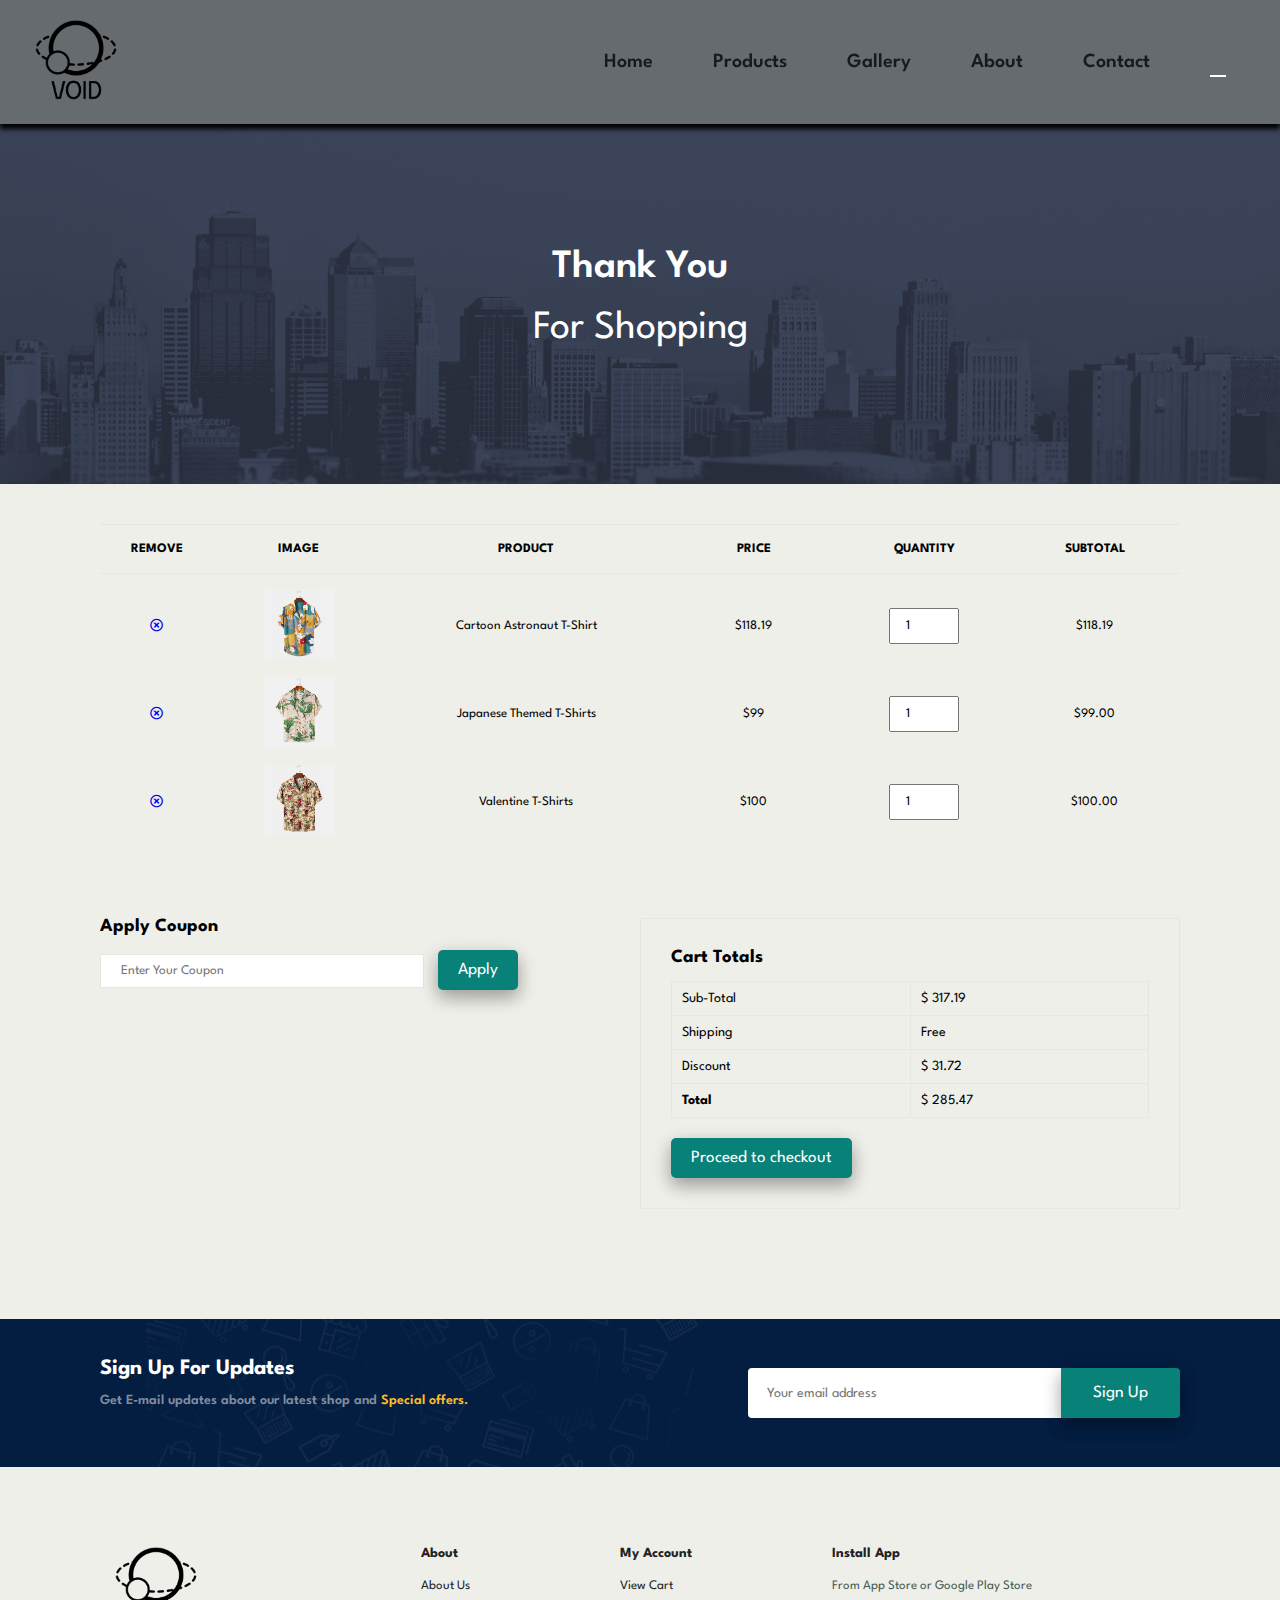
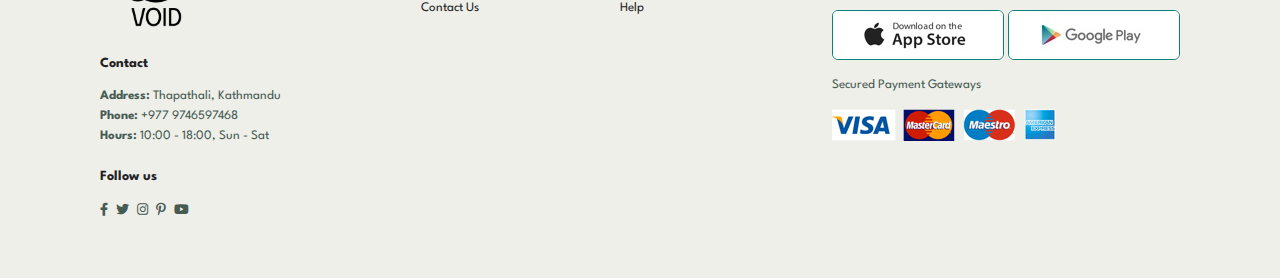
<file: cart.html>
<!DOCTYPE html>
<html lang="en">
<head>
    <meta charset="UTF-8">
    <meta name="viewport" content="width=device-width, initial-scale=1.0">
    <title>Cart</title>
    <link rel="stylesheet" href="https://pro.fontawesome.com/releases/v5.10.0/css/all.css" />

    <link rel="stylesheet" href="style.css">
</head>
<body>
    <section id="header">
        <a href = "index.html"><img src="Pictures/logo.png" class ="logo" name="logo" alt="logo" id="logo"></a>        
        <div>
            <ul id = "navbar">
                <li><a href="index.html">Home</a></li>
                <li><a href="products.html">Products</a></li>
                <li><a href="gallery.html">Gallery</a></li>
                <li><a href="about_us.html">About</a></li>
                <li><a href="contact.html" >Contact</a></li>
                <li><a href="cart.html"  class = "active" ><i class="far fa-shopping-bag"></i></a></li>
            </ul>
        </div>
    </section>

    <section id="page-header" class="about-header">
        <h2>Thank You</h2>
        <p>For Shopping</p>
    </section>

    <section id = "cart" class="section-p1">
        <table width = "100%">
            <thead>
                <tr>
                    <td>Remove</td>
                    <td>Image</td>
                    <td>Product</td>
                    <td>Price</td>
                    <td>Quantity</td>
                    <td>Subtotal</td>
                </tr>
            </thead>
            <tbody>
                <tr>
                    <td><a href="#"><i class="far fa-times-circle"></i></a></td>
                    <td><img src="Pictures/products/f1.jpg" alt="Cartoon Astronaut T-Shirt"></td>
                    <td>Cartoon Astronaut T-Shirt</td>
                    <td>$118.19</td>
                    <td><input type="number" value="1"></td>
                    <td>$118.19</td>
                </tr>
                <tr>
                    <td><a href="#"><i class="far fa-times-circle"></i></a></td>
                    <td><img src="Pictures/products/f2.jpg" alt="Japanese Themed T-Shirts"></td>
                    <td>Japanese Themed T-Shirts</td>
                    <td>$99</td>
                    <td><input type="number" value="1"></td>
                    <td>$99</td>
                </tr>
                <tr>
                    <td><a href="#"><i class="far fa-times-circle"></i></a></td>
                    <td><img src="Pictures/products/f3.jpg" alt="Valentine T-Shirts"></td>
                    <td>Valentine T-Shirts</td>
                    <td>$100</td>
                    <td><input type="number" value="1"></td>
                    <td>$100</td>
                </tr>
            </tbody>
        </table>
    </section>

    <section id="cart-add" class="section-p1">
        <div id="coupon">
            <h3>Apply Coupon</h3>
            <!-- Coupon to save 10% is SAVE10 (case-sensetive)-->
            <div>
                <input type="text" placeholder="Enter Your Coupon">
                <button>Apply</button>
            </div>
        </div>

        <div id="subtotal">
            <h3>Cart Totals</h3>
            <table>
              <tr>
                <td>Sub-Total</td>
                <td>$ 354.57</td>
              </tr>
              <tr>
                <td>Shipping</td>
                <td>Free</td>
              </tr>
              <tr>
                <td>Discount</td>
                <td>$ 0</td>
              </tr>
              <tr>
                <td><strong>Total</strong></td>
                <td><strong>$ 354.57</strong></td>
              </tr>
            </table>

            <button>Proceed to checkout</button>
          </div>
          
    </section>

    <section id = "newsletter" class = "section-p1 section-m1">
        <div class = "newstext">
            <h4>Sign Up For Updates</h4>
            <p>Get E-mail updates about our latest shop and <span>Special offers.</span></p>
        </div>
        <div class="form">
            <input type="text" placeholder="Your email address">
            <button class="normal">Sign Up</button>
        </div>
    </section>

    <footer class = "section-p1">
        <div class="col">
                <img src="Pictures/logo.png" name="logo" alt="logo" id="logo">
                <br>
                <br>
                <h4>Contact</h4>
                <p><strong>Address: </strong>Thapathali, Kathmandu</p>
                <p><strong>Phone: </strong>+977 9746597468</p>
                <p><Strong>Hours: </Strong>10:00 - 18:00, Sun - Sat</p>
            <div class="follow">
                <h4>Follow us</h4>
                <div class="icon">
                    <a href="https://www.facebook.com/profile.php?id=61561058890672"><i class="fab fa-facebook-f"></i></a>
                    <a href="https://x.com/Nirajan10845701"><i class="fab fa-twitter"></i></a>
                    <a href="https://www.instagram.com/nirajansah5/"><i class="fab fa-instagram"></i></a>
                    <a href="https://www.pinterest.com/nirajansah82/"><i class="fab fa-pinterest-p"></i></a>
                    <a href="https://www.youtube.com/@nirajansah2315"><i class="fab fa-youtube"></i></a>
                </div>
            </div>
        </div>

        <div class="col">
            <h4>About</h4>
            <a href="about_us.html">About Us</a>
            <a href="contact.html">Contact Us</a>
        </div>

        <div class="col">
            <h4>My Account</h4>
            <a href="cart.html">View Cart</a>
            <a href="help.html">Help</a>
        </div>
        
        <div class="col install">
            <h4>Install App</h4>
            <p>From App Store or Google Play Store</p>
            <div class="row">
                <img src="Pictures/pay/app.jpg" alt="App store">
                <img src="Pictures/pay/play.jpg" alt="Google pay">
            </div>
            <p>Secured Payment Gateways</p>
            <img src="Pictures/pay/pay.png" alt="Secure Pay">
        </div>
    </footer>
      
    <script src="cart.js"></script>

</body>
</html>
</file>
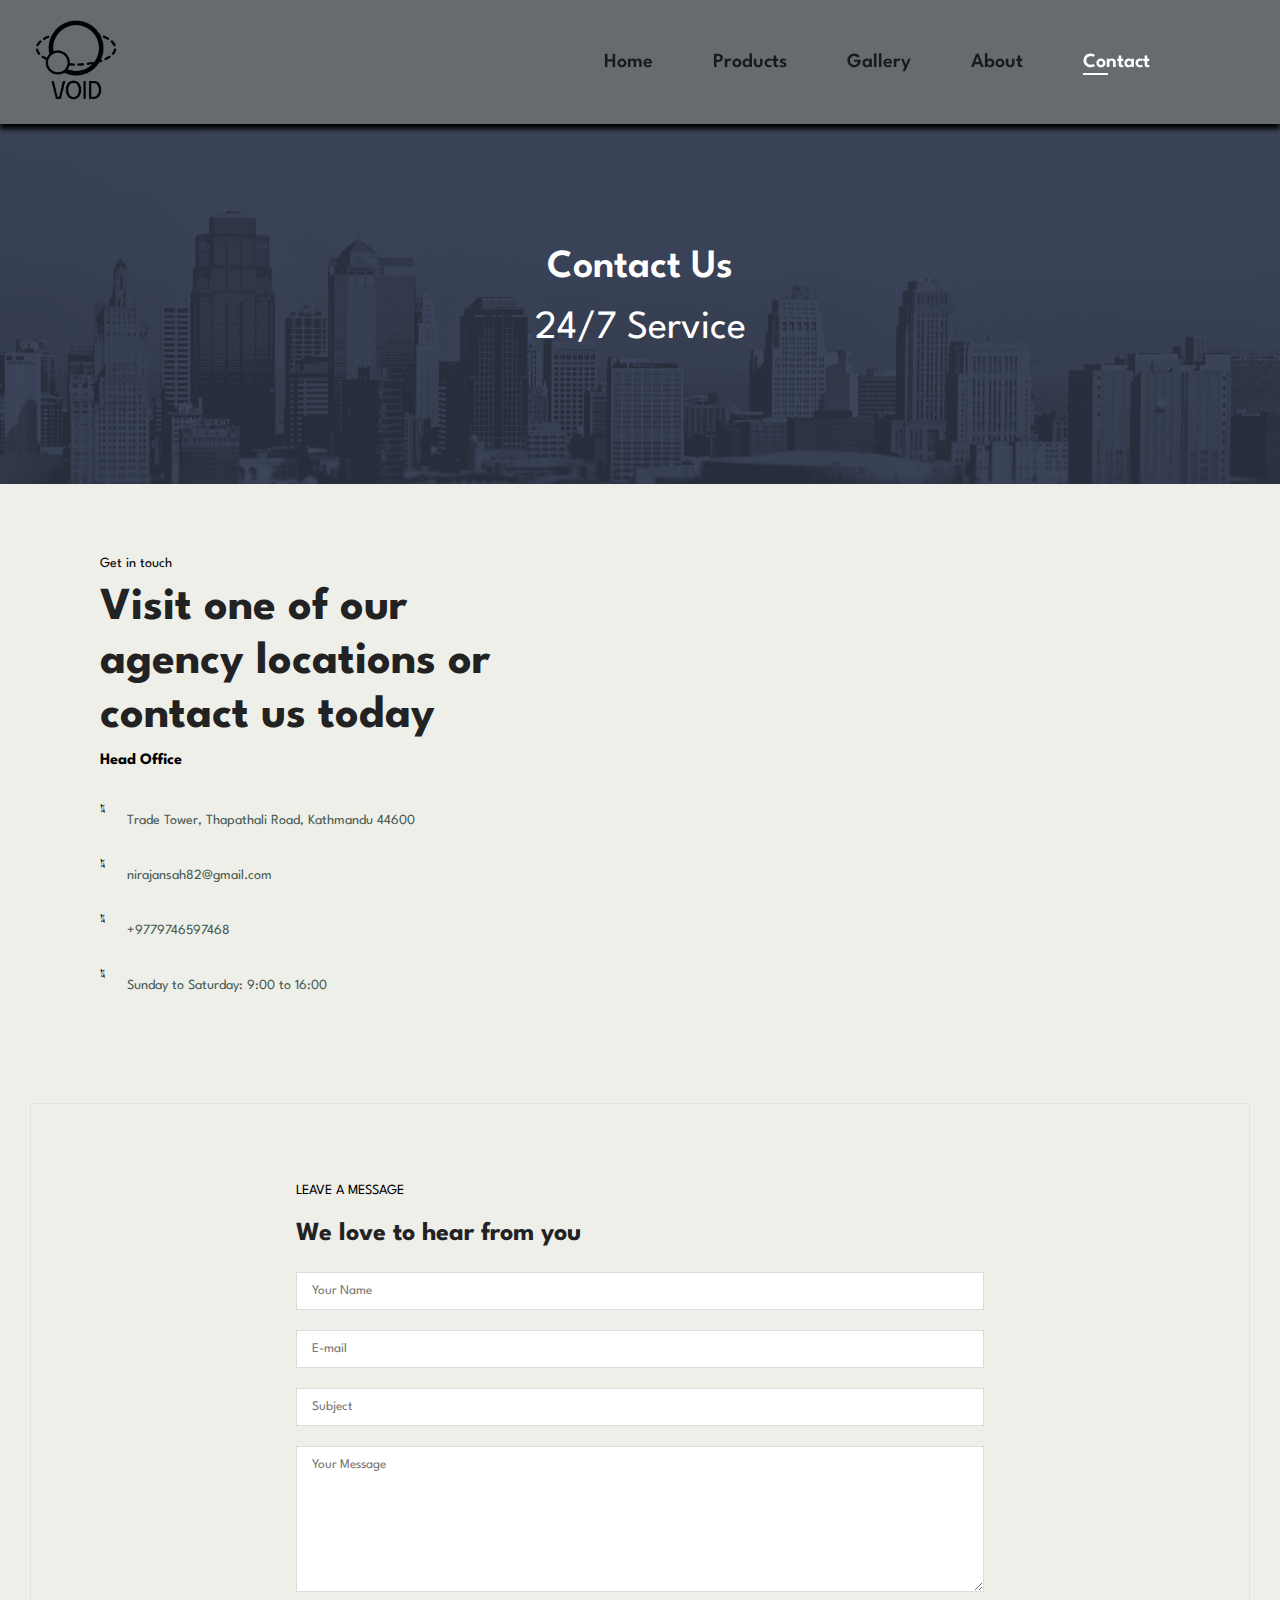
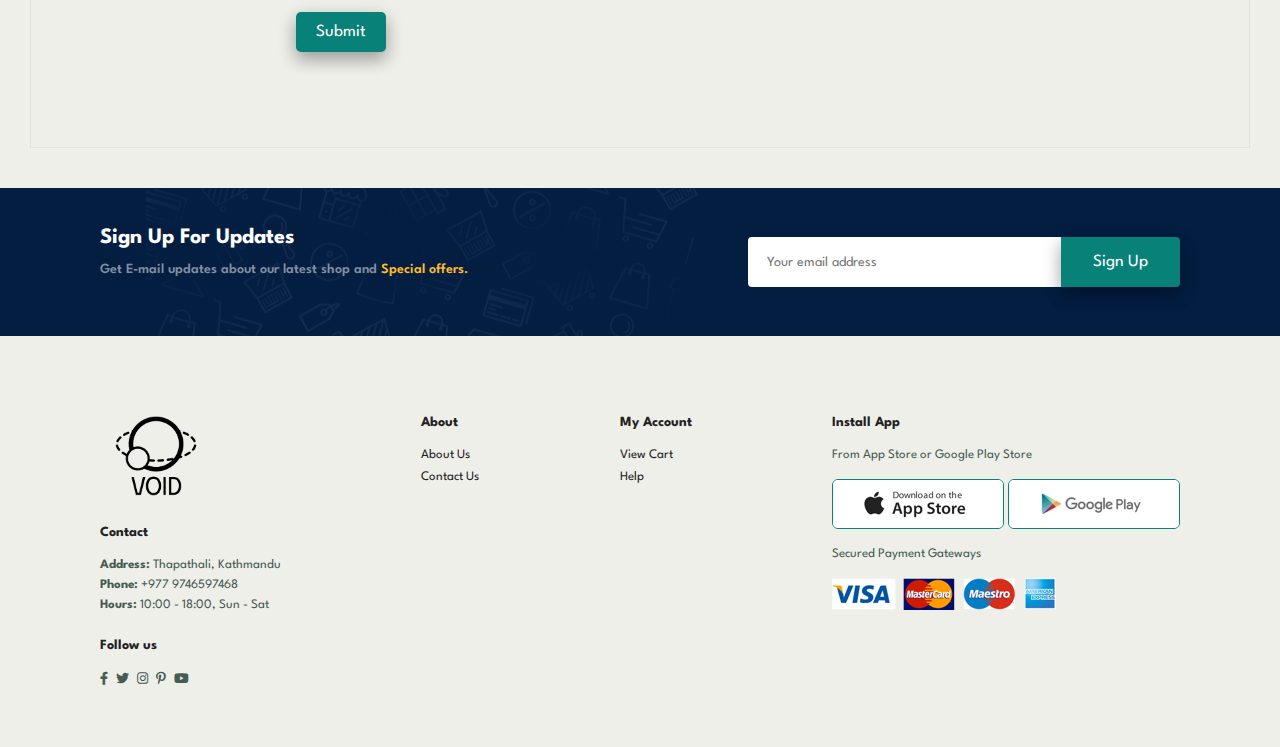
<file: contact.html>
<!DOCTYPE html>
<html lang="en">
<head>
    <meta charset="UTF-8">
    <meta name="viewport" content="width=device-width, initial-scale=1.0">
    <title>Contact</title>
    <link rel="stylesheet" href="https://pro.fontawesome.com/releases/v5.10.0/css/all.css" />

    <link rel="stylesheet" href="style.css">
</head>
<body>
    <section id="header">
        <a href = "index.html"><img src="Pictures/logo.png" class ="logo" name="logo" alt="logo" id="logo"></a>        
        <div>
            <ul id = "navbar">
                <li><a href="index.html">Home</a></li>
                <li><a href="products.html">Products</a></li>
                <li><a href="gallery.html">Gallery</a></li>
                <li><a href="about_us.html">About</a></li>
                <li><a href="contact.html"  class = "active" >Contact</a></li>
                <li><a href="cart.html"><i class="far fa-shopping-bag"></i></a></li>
            </ul>
        </div>
    </section>

    <section id="page-header" class="about-header">
        <h2>Contact Us</h2>
        <p>24/7 Service</p>
    </section>

    <section id="contact-details" class="section-p1">

        <div class="details">
            <span>Get in touch</span>
            <h2>Visit one of our agency locations or contact us today</h2>
            <h3>Head Office</h3>
            <div>
                <li>
                    <i class="fal fa-map"></i>
                    <p>Trade Tower, Thapathali Road, Kathmandu 44600</p>
                </li>
                <li>
                    <i class="fal fa-envelope"></i>
                    <p>nirajansah82@gmail.com</p>
                </li>
                <li>
                    <i class="fal fa-phone-alt"></i>
                    <p>+9779746597468</p>
                </li>
                <li>
                    <i class="fal fa-clock"></i>
                    <p>Sunday to Saturday: 9:00 to 16:00</p>
                </li>
            </div>
        </div>

        <div class="map">
            <iframe src="https://www.google.com/maps/embed?pb=!1m18!1m12!1m3!1d7065.629729630355!2d85.31543665579186!3d27.69211635754132!2m3!1f0!2f0!3f0!3m2!1i1024!2i768!4f13.1!3m3!1m2!1s0x39eb19b19295555f%3A0xabfe5f4b310f97de!2sThe%20British%20College%2C%20Kathmandu!5e0!3m2!1sen!2snp!4v1743879031180!5m2!1sen!2snp" width="600" height="450" style="border:0;" allowfullscreen="" loading="lazy" referrerpolicy="no-referrer-when-downgrade"></iframe>
        </div>
    </section>

    <section id="form-details">
        <form action="">
            <span>LEAVE A MESSAGE</span>
            <h2>We love to hear from you</h2>
            <input type="text" placeholder="Your Name" id="name">
            <input type="email" placeholder="E-mail" id="email">
            <input type="text" placeholder="Subject" id="subject">
            <textarea name="" id="message" cols="30" rows="10" placeholder="Your Message" ></textarea>
            <button type="submit">Submit</button>
            <br>
            <div class="message" id="responseMsg"></div>
        </form>
    </section>

    <section id = "newsletter" class = "section-p1 section-m1">
        <div class = "newstext">
            <h4>Sign Up For Updates</h4>
            <p>Get E-mail updates about our latest shop and <span>Special offers.</span></p>
        </div>
        <div class="form">
            <input type="text" placeholder="Your email address">
            <button class="normal">Sign Up</button>
        </div>
    </section>

    <footer class = "section-p1">
        <div class="col">
                <img src="Pictures/logo.png" name="logo" alt="logo" id="logo">
                <br>
                <br>
                <h4>Contact</h4>
                <p><strong>Address: </strong>Thapathali, Kathmandu</p>
                <p><strong>Phone: </strong>+977 9746597468</p>
                <p><Strong>Hours: </Strong>10:00 - 18:00, Sun - Sat</p>
            <div class="follow">
                <h4>Follow us</h4>
                <div class="icon">
                    <a href="https://www.facebook.com/profile.php?id=61561058890672"><i class="fab fa-facebook-f"></i></a>
                    <a href="https://x.com/Nirajan10845701"><i class="fab fa-twitter"></i></a>
                    <a href="https://www.instagram.com/nirajansah5/"><i class="fab fa-instagram"></i></a>
                    <a href="https://www.pinterest.com/nirajansah82/"><i class="fab fa-pinterest-p"></i></a>
                    <a href="https://www.youtube.com/@nirajansah2315"><i class="fab fa-youtube"></i></a>
                </div>
            </div>
        </div>

        <div class="col">
            <h4>About</h4>
            <a href="about_us.html">About Us</a>
            <a href="contact.html">Contact Us</a>
        </div>

        <div class="col">
            <h4>My Account</h4>
            <a href="cart.html">View Cart</a>
            <a href="help.html">Help</a>
        </div>
        
        <div class="col install">
            <h4>Install App</h4>
            <p>From App Store or Google Play Store</p>
            <div class="row">
                <img src="Pictures/pay/app.jpg" alt="App store">
                <img src="Pictures/pay/play.jpg" alt="Google pay">
            </div>
            <p>Secured Payment Gateways</p>
            <img src="Pictures/pay/pay.png" alt="Secure Pay">
        </div>
    </footer>

    <script src = "contact.js"></script>
      

</body>
</html>
</file>
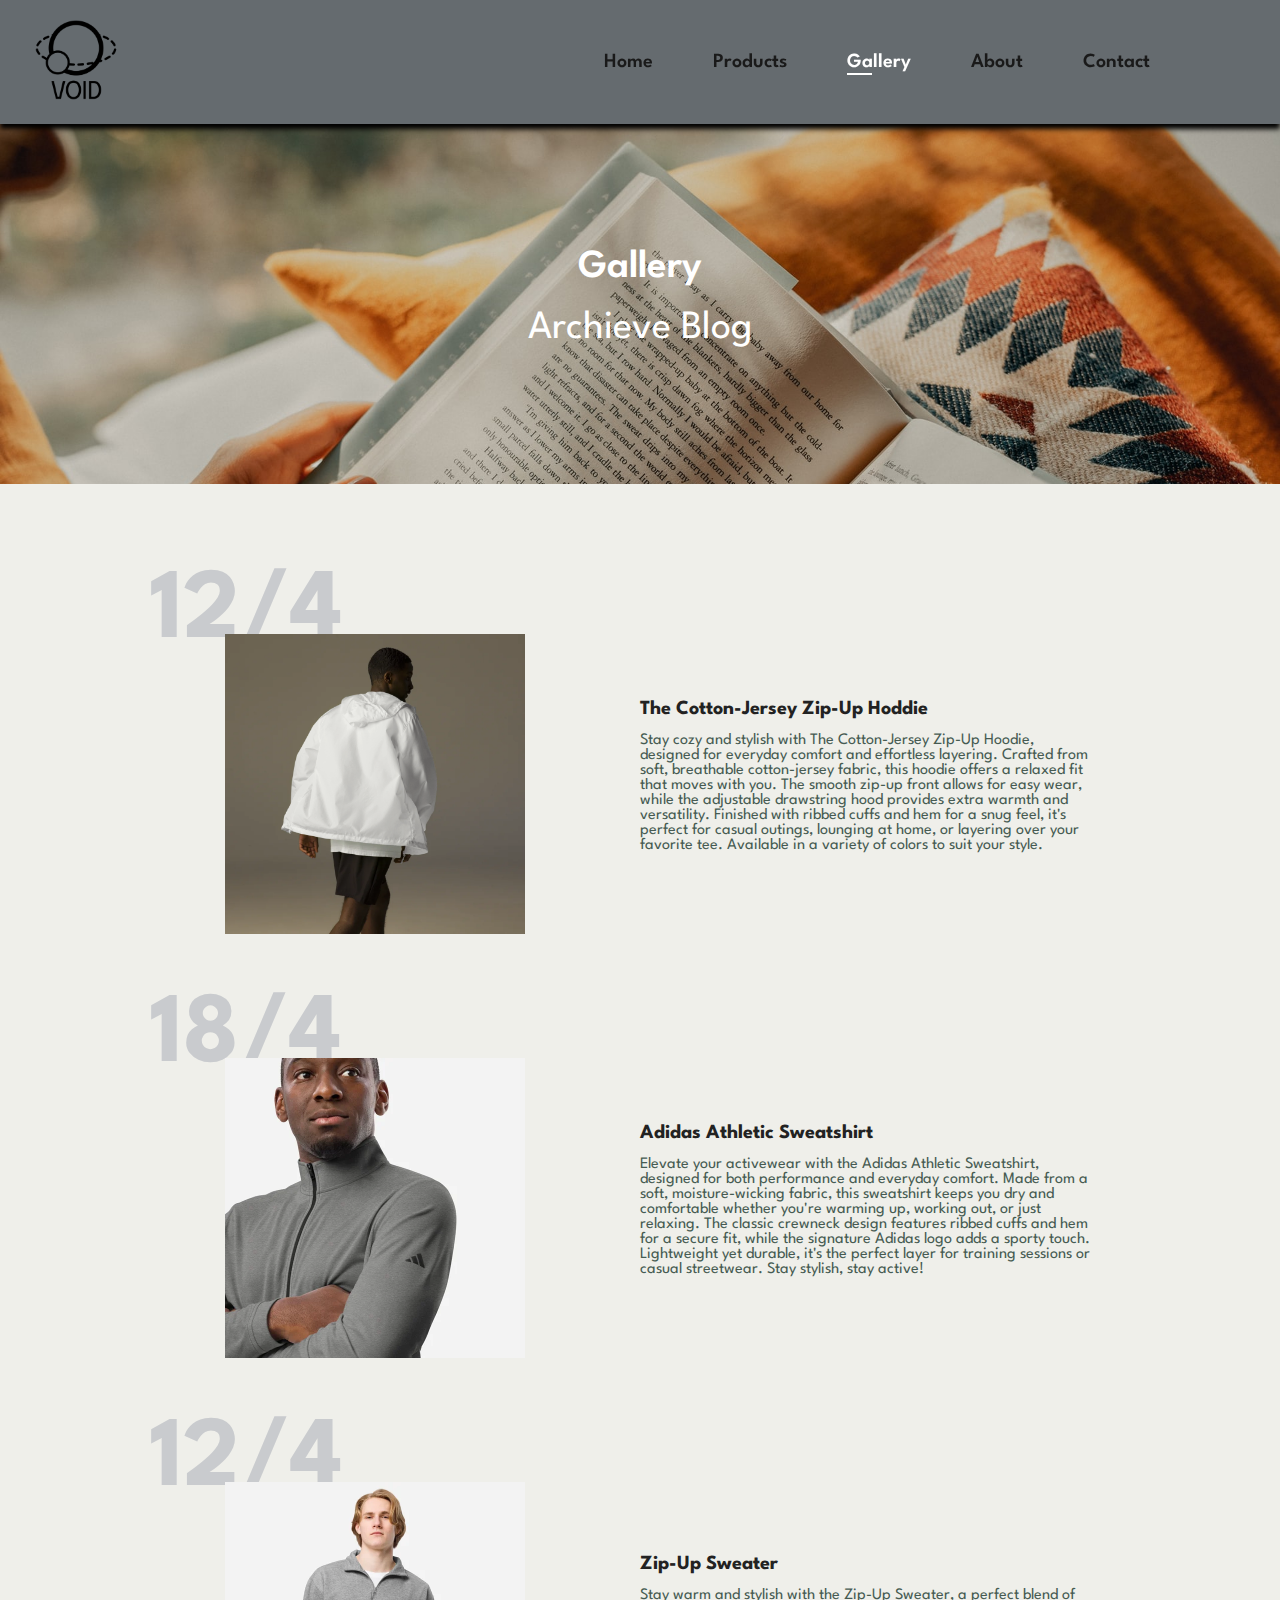
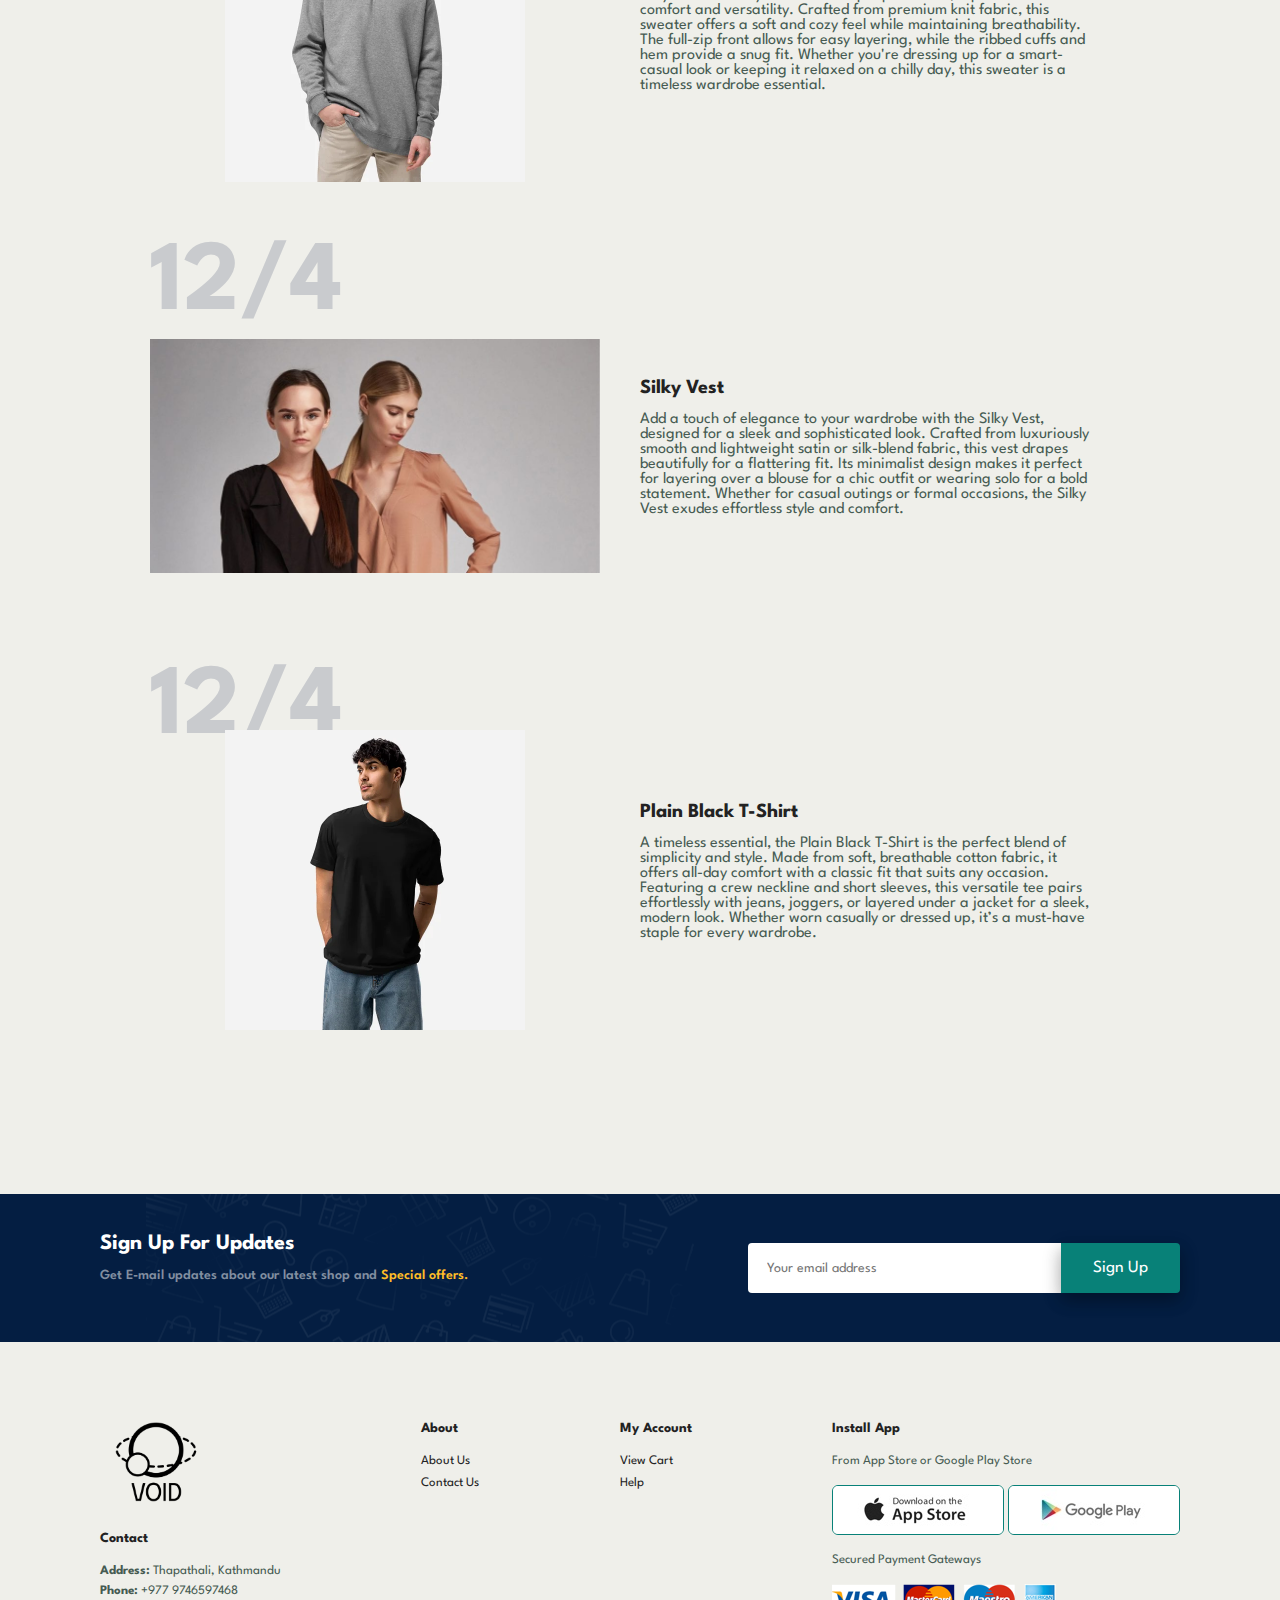
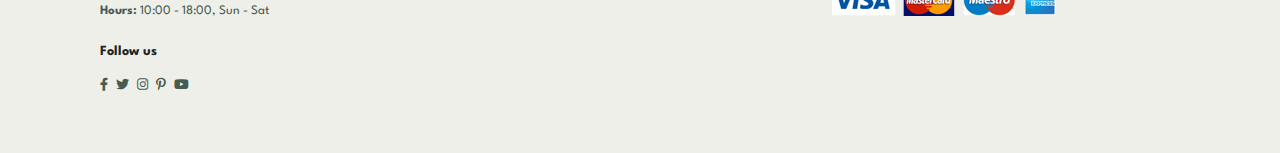
<file: gallery.html>
<!DOCTYPE html>
<html lang="en">
<head>
    <meta charset="UTF-8">
    <meta name="viewport" content="width=device-width, initial-scale=1.0">
    <title>Gallery</title>
    <link rel="stylesheet" href="https://pro.fontawesome.com/releases/v5.10.0/css/all.css" />

    <link rel="stylesheet" href="style.css">
</head>
<body>
    <section id="header">
        <a href = "index.html"><img src="Pictures/logo.png" class ="logo" name="logo" alt="logo" id="logo"></a>        
        <div>
            <ul id = "navbar">
                <li><a href="index.html">Home</a></li>
                <li><a href="products.html">Products</a></li>
                <li><a href="gallery.html" class = "active" >Gallery</a></li>
                <li><a href="about_us.html">About</a></li>
                <li><a href="contact.html">Contact</a></li>
                <li><a href="cart.html"><i class="far fa-shopping-bag"></i></a></li>
            </ul>
        </div>
    </section>

    <section id="page-header" class="gallery-header">
        <h2>Gallery</h2>
        <p>Archieve Blog</p>
    </section>

    <section id="gallery">
        <div class="gallery-box">
            <div class="gallery-img">
                <img src="Pictures/Clothes/cloth-1.webp" alt="The Cotton-Jersey Zip-Up Hoddie">
            </div>
            <div class="gallery-details">
                <h4>The Cotton-Jersey Zip-Up Hoddie</h4>
                <p>Stay cozy and stylish with The Cotton-Jersey Zip-Up Hoodie, designed for everyday comfort and effortless layering. Crafted from soft, breathable cotton-jersey fabric, this hoodie offers a relaxed fit that moves with you. The smooth zip-up front allows for easy wear, while the adjustable drawstring hood provides extra warmth and versatility. Finished with ribbed cuffs and hem for a snug feel, it's perfect for casual outings, lounging at home, or layering over your favorite tee. Available in a variety of colors to suit your style.</p>
            </div>
            <h1>12/4</h1>
        </div>

        <div class="gallery-box">
            <div class="gallery-img">
                <img src="Pictures/Clothes/cloth-3.webp" alt="Adidas Athletic Sweatshirt">
            </div>
            <div class="gallery-details">
                <h4>Adidas Athletic Sweatshirt</h4>
                <p>Elevate your activewear with the Adidas Athletic Sweatshirt, designed for both performance and everyday comfort. Made from a soft, moisture-wicking fabric, this sweatshirt keeps you dry and comfortable whether you're warming up, working out, or just relaxing. The classic crewneck design features ribbed cuffs and hem for a secure fit, while the signature Adidas logo adds a sporty touch. Lightweight yet durable, it's the perfect layer for training sessions or casual streetwear. Stay stylish, stay active!</p>
            </div>
            <h1>18/4</h1>
        </div>

        <div class="gallery-box">
            <div class="gallery-img">
                <img src="Pictures/Clothes/cloth-6.webp" alt="Zip-Up Sweater">
            </div>
            <div class="gallery-details">
                <h4>Zip-Up Sweater</h4>
                <p>Stay warm and stylish with the Zip-Up Sweater, a perfect blend of comfort and versatility. Crafted from premium knit fabric, this sweater offers a soft and cozy feel while maintaining breathability. The full-zip front allows for easy layering, while the ribbed cuffs and hem provide a snug fit. Whether you're dressing up for a smart-casual look or keeping it relaxed on a chilly day, this sweater is a timeless wardrobe essential.</p>
            </div>
            <h1>12/4</h1>
        </div>

        <div class="gallery-box">
            <div class="gallery-img">
                <img src="Pictures/blog/b2.jpg" alt="gallery-details">
            </div>
            <div class="gallery-details">
                <h4>Silky Vest</h4>
                <p>Add a touch of elegance to your wardrobe with the Silky Vest, designed for a sleek and sophisticated look. Crafted from luxuriously smooth and lightweight satin or silk-blend fabric, this vest drapes beautifully for a flattering fit. Its minimalist design makes it perfect for layering over a blouse for a chic outfit or wearing solo for a bold statement. Whether for casual outings or formal occasions, the Silky Vest exudes effortless style and comfort.</p>
            </div>
            <h1>12/4</h1>
        </div>

        <div class="gallery-box">
            <div class="gallery-img">
                <img src="Pictures/Clothes/cloth-4.webp" alt="Plain Black T-Shirt">
            </div>
            <div class="gallery-details">
                <h4>Plain Black T-Shirt</h4>
                <p>A timeless essential, the Plain Black T-Shirt is the perfect blend of simplicity and style. Made from soft, breathable cotton fabric, it offers all-day comfort with a classic fit that suits any occasion. Featuring a crew neckline and short sleeves, this versatile tee pairs effortlessly with jeans, joggers, or layered under a jacket for a sleek, modern look. Whether worn casually or dressed up, it’s a must-have staple for every wardrobe.</p>
            </div>
            <h1>12/4</h1>
        </div>
    </section>

    <section id = "newsletter" class = "section-p1 section-m1">
        <div class = "newstext">
            <h4>Sign Up For Updates</h4>
            <p>Get E-mail updates about our latest shop and <span>Special offers.</span></p>
        </div>
        <div class="form">
            <input type="text" placeholder="Your email address">
            <button class="normal">Sign Up</button>
        </div>
    </section>

    <footer class = "section-p1">
        <div class="col">
                <img src="Pictures/logo.png" name="logo" alt="logo" id="logo">
                <br>
                <br>
                <h4>Contact</h4>
                <p><strong>Address: </strong>Thapathali, Kathmandu</p>
                <p><strong>Phone: </strong>+977 9746597468</p>
                <p><Strong>Hours: </Strong>10:00 - 18:00, Sun - Sat</p>
            <div class="follow">
                <h4>Follow us</h4>
                <div class="icon">
                    <a href="https://www.facebook.com/profile.php?id=61561058890672"><i class="fab fa-facebook-f"></i></a>
                    <a href="https://x.com/Nirajan10845701"><i class="fab fa-twitter"></i></a>
                    <a href="https://www.instagram.com/nirajansah5/"><i class="fab fa-instagram"></i></a>
                    <a href="https://www.pinterest.com/nirajansah82/"><i class="fab fa-pinterest-p"></i></a>
                    <a href="https://www.youtube.com/@nirajansah2315"><i class="fab fa-youtube"></i></a>
                </div>
            </div>
        </div>

        <div class="col">
            <h4>About</h4>
            <a href="about_us.html">About Us</a>
            <a href="contact.html">Contact Us</a>
        </div>

        <div class="col">
            <h4>My Account</h4>
            <a href="cart.html">View Cart</a>
            <a href="help.html">Help</a>
        </div>
        
        <div class="col install">
            <h4>Install App</h4>
            <p>From App Store or Google Play Store</p>
            <div class="row">
                <img src="Pictures/pay/app.jpg" alt="App store">
                <img src="Pictures/pay/play.jpg" alt="Google pay">
            </div>
            <p>Secured Payment Gateways</p>
            <img src="Pictures/pay/pay.png" alt="Secure Pay">
        </div>
    </footer>


</body>
</html>
</file>
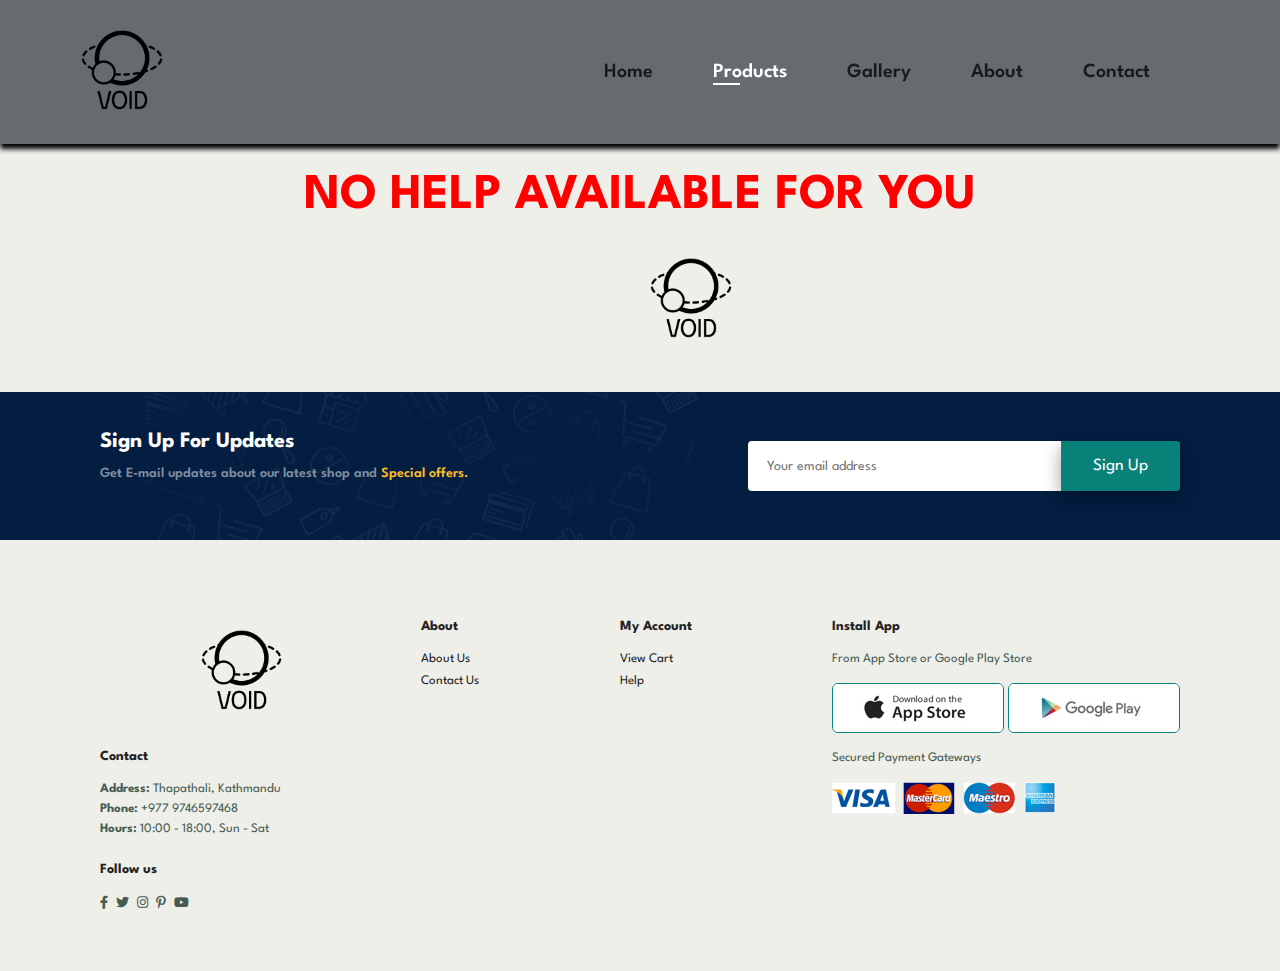
<file: help.html>
<!DOCTYPE html>
<html lang="en">
<head>
    <meta charset="UTF-8">
    <meta name="viewport" content="width=device-width, initial-scale=1.0">
    <title>Help</title>
    <link rel="stylesheet" href="https://pro.fontawesome.com/releases/v5.10.0/css/all.css" />

    <link rel="stylesheet" href="style.css">
    <style>
       #one{
        color: red;
        text-align: center;
        margin: 20px;
       }

        #logo{
            color: rgb(196, 135, 13);
            height: 80px;
            position: relative;left: 50%;
            margin: 10px;
        }
    </style>
</head>
<body>
    <section id="header">
        <a href = "index.html"><img src="Pictures/logo.png" class ="logo" name="logo" alt="logo" id="logo"></a>        
        <div>
            <ul id = "navbar">
                <li><a href="index.html">Home</a></li>
                <li><a href="products.html"  class = "active" >Products</a></li>
                <li><a href="gallery.html">Gallery</a></li>
                <li><a href="about_us.html">About</a></li>
                <li><a href="contact.html">Contact</a></li>
                <li><a href="cart.html"><i class="far fa-shopping-bag"></i></a></li>
            </ul>
        </div>
    </section>
    <h1 id="one">NO HELP AVAILABLE FOR YOU</h1>
    <a href="index.html"><img src="Pictures/logo.png" alt="logo" id = "logo"></a>

    <section id = "newsletter" class = "section-p1 section-m1">
        <div class = "newstext">
            <h4>Sign Up For Updates</h4>
            <p>Get E-mail updates about our latest shop and <span>Special offers.</span></p>
        </div>
        <div class="form">
            <input type="text" placeholder="Your email address">
            <button class="normal">Sign Up</button>
        </div>
    </section>
    
    <footer class = "section-p1">
        <div class="col">
                <img src="Pictures/logo.png" name="logo" alt="logo" id="logo">
                <br>
                <br>
                <h4>Contact</h4>
                <p><strong>Address: </strong>Thapathali, Kathmandu</p>
                <p><strong>Phone: </strong>+977 9746597468</p>
                <p><Strong>Hours: </Strong>10:00 - 18:00, Sun - Sat</p>
            <div class="follow">
                <h4>Follow us</h4>
                <div class="icon">
                    <a href="https://www.facebook.com/profile.php?id=61561058890672"><i class="fab fa-facebook-f"></i></a>
                    <a href="https://x.com/Nirajan10845701"><i class="fab fa-twitter"></i></a>
                    <a href="https://www.instagram.com/nirajansah5/"><i class="fab fa-instagram"></i></a>
                    <a href="https://www.pinterest.com/nirajansah82/"><i class="fab fa-pinterest-p"></i></a>
                    <a href="https://www.youtube.com/@nirajansah2315"><i class="fab fa-youtube"></i></a>
                </div>
            </div>
        </div>

        <div class="col">
            <h4>About</h4>
            <a href="about_us.html">About Us</a>
            <a href="contact.html">Contact Us</a>
        </div>

        <div class="col">
            <h4>My Account</h4>
            <a href="cart.html">View Cart</a>
            <a href="help.html">Help</a>
        </div>
        
        <div class="col install">
            <h4>Install App</h4>
            <p>From App Store or Google Play Store</p>
            <div class="row">
                <img src="Pictures/pay/app.jpg" alt="App store">
                <img src="Pictures/pay/play.jpg" alt="Google pay">
            </div>
            <p>Secured Payment Gateways</p>
            <img src="Pictures/pay/pay.png" alt="Secure Pay">
        </div>
    </footer>
</body>
</html>
</file>
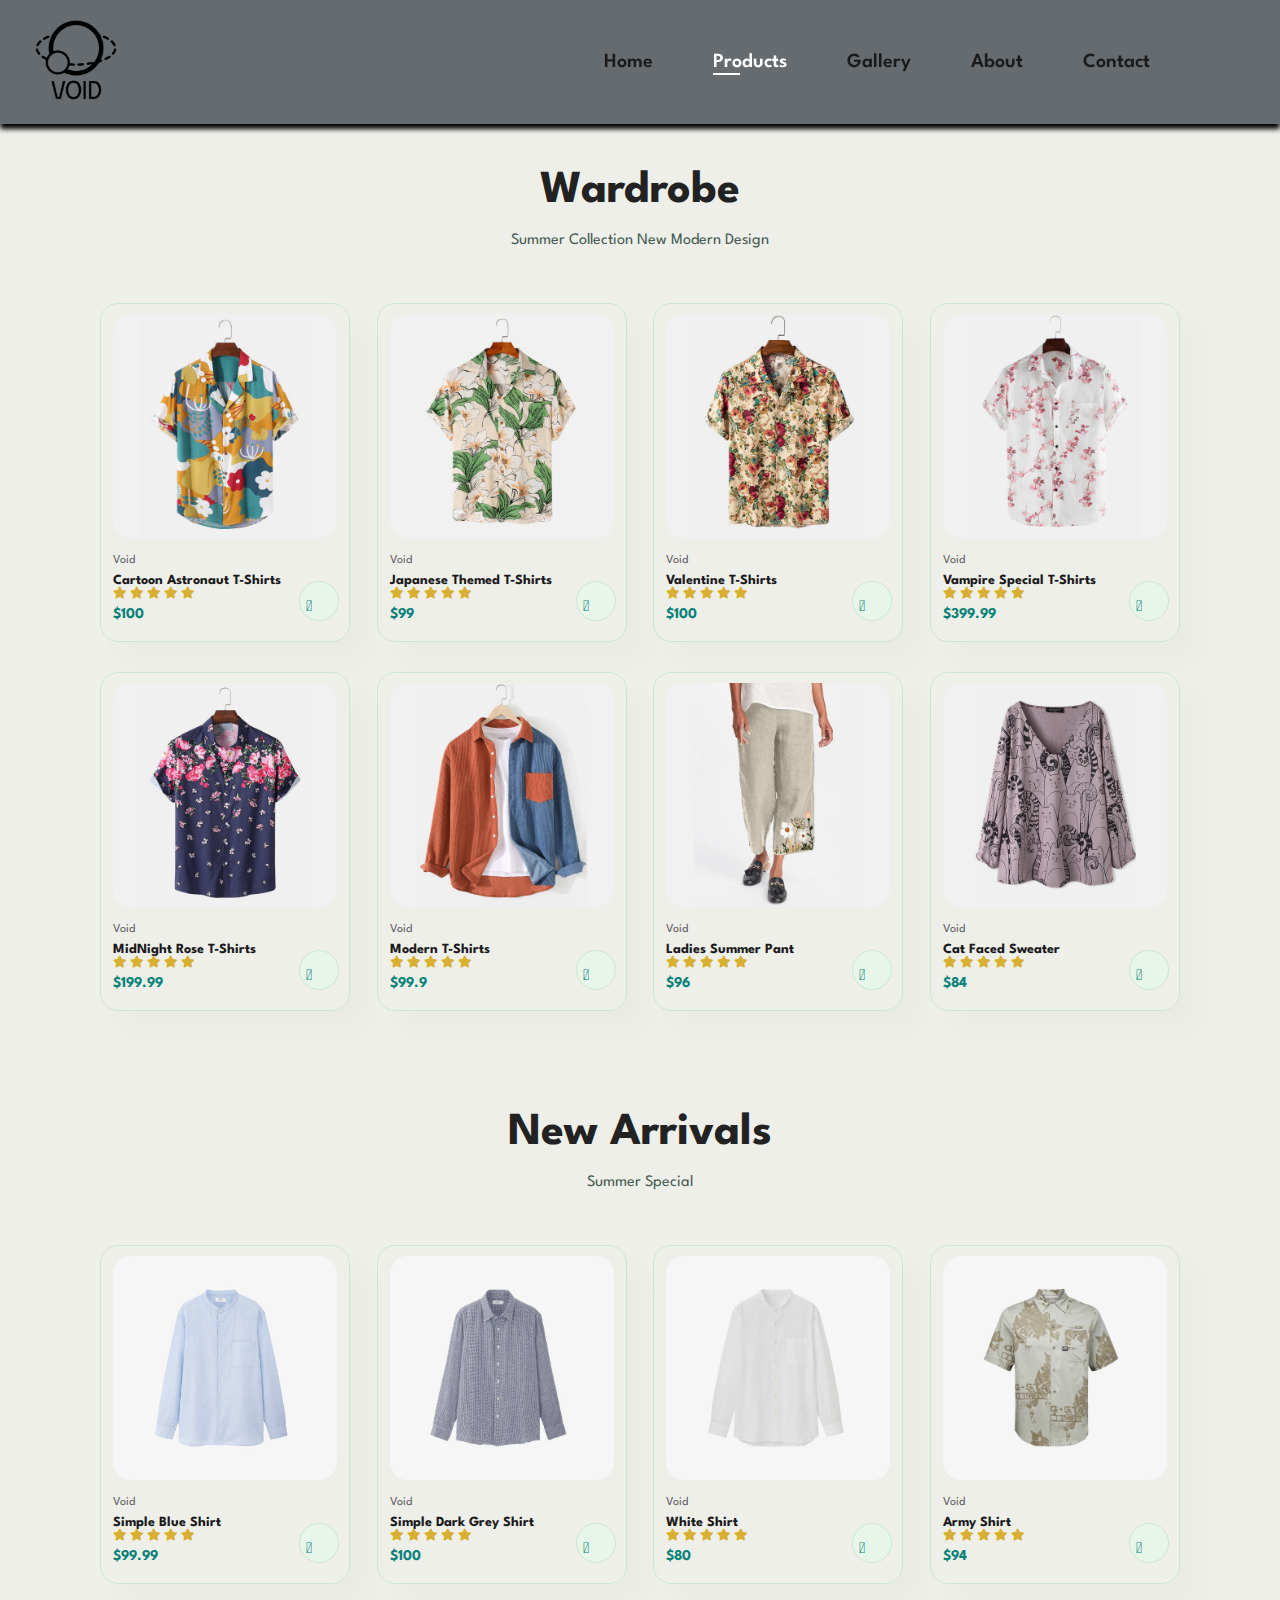
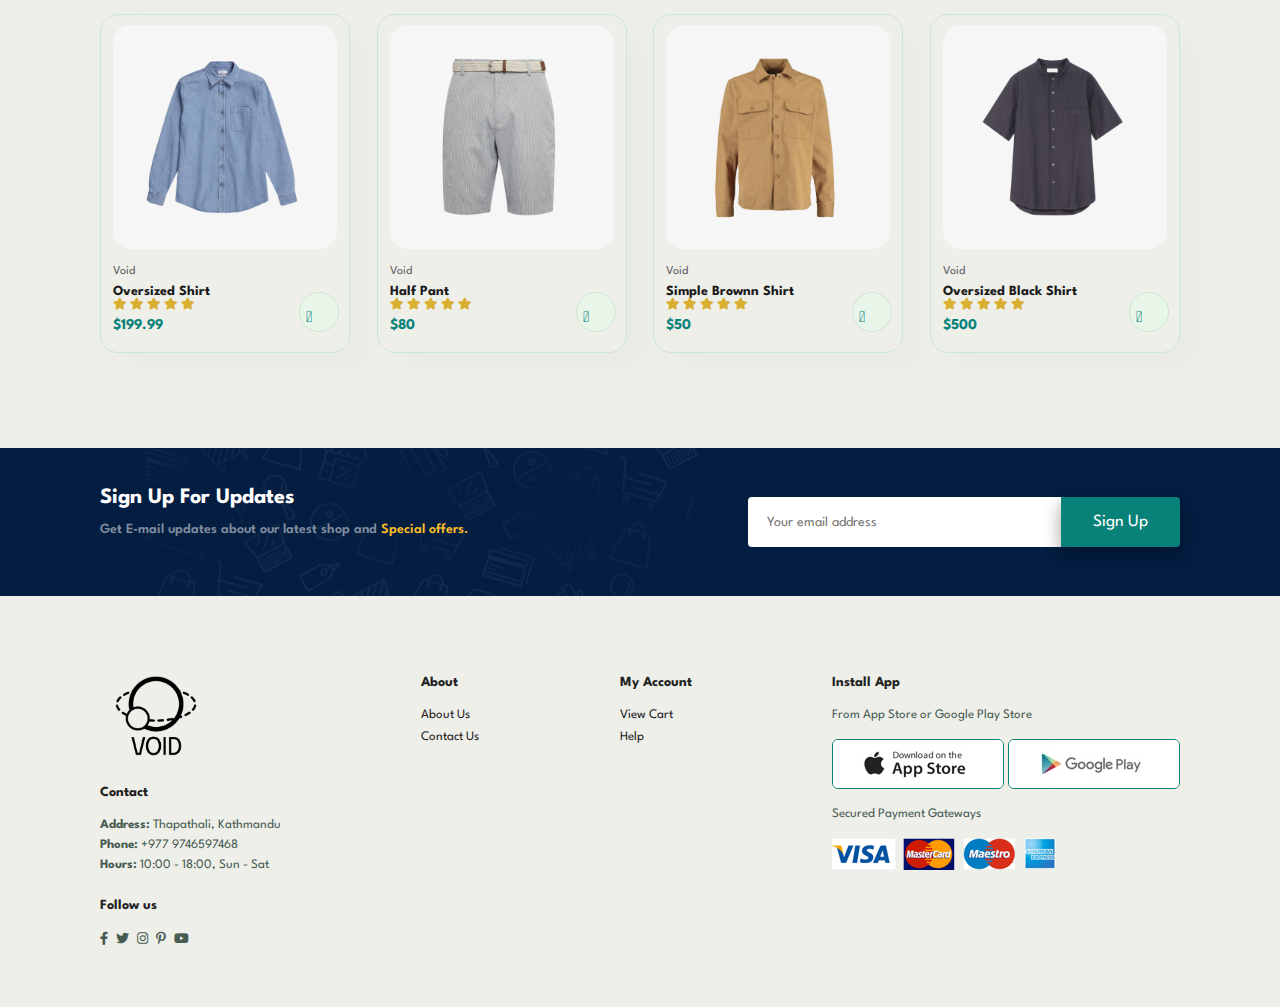
<file: products.html>
<!DOCTYPE html>
<html lang="en">
<head>
    <meta charset="UTF-8">
    <meta name="viewport" content="width=device-width, initial-scale=1.0">
    <title>Products</title>
    <link rel="stylesheet" href="https://pro.fontawesome.com/releases/v5.10.0/css/all.css" />

    <link rel="stylesheet" href="style.css">
</head>
<body>
    <section id="header">
        <a href = "index.html"><img src="Pictures/logo.png" class ="logo" name="logo" alt="logo" id="logo"></a>        
        <div>
            <ul id = "navbar">
                <li><a href="index.html">Home</a></li>
                <li><a href="products.html"  class = "active" >Products</a></li>
                <li><a href="gallery.html">Gallery</a></li>
                <li><a href="about_us.html">About</a></li>
                <li><a href="contact.html">Contact</a></li>
                <li><a href="cart.html"><i class="far fa-shopping-bag"></i></a></li>
            </ul>
        </div>
    </section>

    <section id = "product1" class = "section-p1">
        <h2>Wardrobe</h2>
        <p>Summer Collection New Modern Design</p>
        <div class="pro-container">
            <div class="pro">
                <img src="Pictures/products/f1.jpg" alt="Cartoon Astronaut T-Shirts">
                <div class = "des">
                    <span>Void</span>
                    <h5>Cartoon Astronaut T-Shirts</h5>
                    <div class="star">
                        <i class="fas fa-star"></i>
                        <i class="fas fa-star"></i>
                        <i class="fas fa-star"></i>
                        <i class="fas fa-star"></i>
                        <i class="fas fa-star"></i>
                    </div>
                    <h4>$100</h4>
                    <a href="cart.html"><i class="fal fa-shopping-cart cart"></i></a>
                </div>
            </div>
            <div class="pro">
                <img src="Pictures/products/f2.jpg" alt="Japanese Themed T-Shirts">
                <div class = "des">
                    <span>Void</span>
                    <h5>Japanese Themed T-Shirts</h5>
                    <div class="star">
                        <i class="fas fa-star"></i>
                        <i class="fas fa-star"></i>
                        <i class="fas fa-star"></i>
                        <i class="fas fa-star"></i>
                        <i class="fas fa-star"></i>
                    </div>
                    <h4>$99</h4>
                    <a href="#"><i class="fal fa-shopping-cart cart"></i></a>
                </div>
            </div>
            <div class="pro">
                <img src="Pictures/products/f3.jpg" alt="Valentine T-Shirts">
                <div class = "des">
                    <span>Void</span>
                    <h5>Valentine T-Shirts</h5>
                    <div class="star">
                        <i class="fas fa-star"></i>
                        <i class="fas fa-star"></i>
                        <i class="fas fa-star"></i>
                        <i class="fas fa-star"></i>
                        <i class="fas fa-star"></i>
                    </div>
                    <h4>$100</h4>
                    <a href="#"><i class="fal fa-shopping-cart cart"></i></a>
                </div>
            </div>
            <div class="pro">
                <img src="Pictures/products/f4.jpg" alt="Vampire Special T-Shirts">
                <div class = "des">
                    <span>Void</span>
                    <h5>Vampire Special T-Shirts</h5>
                    <div class="star">
                        <i class="fas fa-star"></i>
                        <i class="fas fa-star"></i>
                        <i class="fas fa-star"></i>
                        <i class="fas fa-star"></i>
                        <i class="fas fa-star"></i>
                    </div>
                    <h4>$399.99</h4>
                    <a href="#"><i class="fal fa-shopping-cart cart"></i></a>
                </div>
            </div>
            <div class="pro">
                <img src="Pictures/products/f5.jpg" alt="MidNight Rose T-Shirts">
                <div class = "des">
                    <span>Void</span>
                    <h5>MidNight Rose T-Shirts</h5>
                    <div class="star">
                        <i class="fas fa-star"></i>
                        <i class="fas fa-star"></i>
                        <i class="fas fa-star"></i>
                        <i class="fas fa-star"></i>
                        <i class="fas fa-star"></i>
                    </div>
                    <h4>$199.99</h4>
                    <a href="#"><i class="fal fa-shopping-cart cart"></i></a>
                </div>
            </div>
            <div class="pro">
                <img src="Pictures/products/f6.jpg" alt="Modern T-Shirts">
                <div class = "des">
                    <span>Void</span>
                    <h5>Modern T-Shirts</h5>
                    <div class="star">
                        <i class="fas fa-star"></i>
                        <i class="fas fa-star"></i>
                        <i class="fas fa-star"></i>
                        <i class="fas fa-star"></i>
                        <i class="fas fa-star"></i>
                    </div>
                    <h4>$99.9</h4>
                    <a href="#"><i class="fal fa-shopping-cart cart"></i></a>
                </div>
            </div>
            <div class="pro">
                <img src="Pictures/products/f7.jpg" alt="Ladies Summer Pant">
                <div class = "des">
                    <span>Void</span>
                    <h5>Ladies Summer Pant</h5>
                    <div class="star">
                        <i class="fas fa-star"></i>
                        <i class="fas fa-star"></i>
                        <i class="fas fa-star"></i>
                        <i class="fas fa-star"></i>
                        <i class="fas fa-star"></i>
                    </div>
                    <h4>$96</h4>
                    <a href="#"><i class="fal fa-shopping-cart cart"></i></a>
                </div>
            </div>
            <div class="pro">
                <img src="Pictures/products/f8.jpg" alt="Cat Faced Sweater">
                <div class = "des">
                    <span>Void</span>
                    <h5>Cat Faced Sweater</h5>
                    <div class="star">
                        <i class="fas fa-star"></i>
                        <i class="fas fa-star"></i>
                        <i class="fas fa-star"></i>
                        <i class="fas fa-star"></i>
                        <i class="fas fa-star"></i>
                    </div>
                    <h4>$84</h4>
                    <a href="#"><i class="fal fa-shopping-cart cart"></i></a>
                </div>
            </div>
        </div>
    </section>

    <section id = "product1" class = "section-p1">
        <h2>New Arrivals</h2>
        <p>Summer Special</p>
        <div class="pro-container">
            <div class="pro">
                <img src="Pictures/products/n1.jpg" alt="Simple Blue Shirt">
                <div class = "des">
                    <span>Void</span>
                    <h5>Simple Blue Shirt</h5>
                    <div class="star">
                        <i class="fas fa-star"></i>
                        <i class="fas fa-star"></i>
                        <i class="fas fa-star"></i>
                        <i class="fas fa-star"></i>
                        <i class="fas fa-star"></i>
                    </div>
                    <h4>$99.99</h4>
                    <a href="cart.html"><i class="fal fa-shopping-cart cart"></i></a>
                </div>
            </div>
            <div class="pro">
                <img src="Pictures/products/n2.jpg" alt="Simple Dark Grey Shirt">
                <div class = "des">
                    <span>Void</span>
                    <h5>Simple Dark Grey Shirt</h5>
                    <div class="star">
                        <i class="fas fa-star"></i>
                        <i class="fas fa-star"></i>
                        <i class="fas fa-star"></i>
                        <i class="fas fa-star"></i>
                        <i class="fas fa-star"></i>
                    </div>
                    <h4>$100</h4>
                    <a href="#"><i class="fal fa-shopping-cart cart"></i></a>
                </div>
            </div>
            <div class="pro">
                <img src="Pictures/products/n3.jpg" alt="White Shirt">
                <div class = "des">
                    <span>Void</span>
                    <h5>White Shirt</h5>
                    <div class="star">
                        <i class="fas fa-star"></i>
                        <i class="fas fa-star"></i>
                        <i class="fas fa-star"></i>
                        <i class="fas fa-star"></i>
                        <i class="fas fa-star"></i>
                    </div>
                    <h4>$80</h4>
                    <a href="#"><i class="fal fa-shopping-cart cart"></i></a>
                </div>
            </div>
            <div class="pro">
                <img src="Pictures/products/n4.jpg" alt="Army Shirt">
                <div class = "des">
                    <span>Void</span>
                    <h5>Army Shirt</h5>
                    <div class="star">
                        <i class="fas fa-star"></i>
                        <i class="fas fa-star"></i>
                        <i class="fas fa-star"></i>
                        <i class="fas fa-star"></i>
                        <i class="fas fa-star"></i>
                    </div>
                    <h4>$94</h4>
                    <a href="#"><i class="fal fa-shopping-cart cart"></i></a>
                </div>
            </div>
            <div class="pro">
                <img src="Pictures/products/n5.jpg" alt="Oversized Shirt">
                <div class = "des">
                    <span>Void</span>
                    <h5>Oversized Shirt</h5>
                    <div class="star">
                        <i class="fas fa-star"></i>
                        <i class="fas fa-star"></i>
                        <i class="fas fa-star"></i>
                        <i class="fas fa-star"></i>
                        <i class="fas fa-star"></i>
                    </div>
                    <h4>$199.99</h4>
                    <a href="#"><i class="fal fa-shopping-cart cart"></i></a>
                </div>
            </div>
            <div class="pro">
                <img src="Pictures/products/n6.jpg" alt="Half Pant">
                <div class = "des">
                    <span>Void</span>
                    <h5>Half Pant</h5>
                    <div class="star">
                        <i class="fas fa-star"></i>
                        <i class="fas fa-star"></i>
                        <i class="fas fa-star"></i>
                        <i class="fas fa-star"></i>
                        <i class="fas fa-star"></i>
                    </div>
                    <h4>$80</h4>
                    <a href="#"><i class="fal fa-shopping-cart cart"></i></a>
                </div>
            </div>
            <div class="pro">
                <img src="Pictures/products/n7.jpg" alt="Simple Brownn Shirt">
                <div class = "des">
                    <span>Void</span>
                    <h5>Simple Brownn Shirt</h5>
                    <div class="star">
                        <i class="fas fa-star"></i>
                        <i class="fas fa-star"></i>
                        <i class="fas fa-star"></i>
                        <i class="fas fa-star"></i>
                        <i class="fas fa-star"></i>
                    </div>
                    <h4>$50</h4>
                    <a href="#"><i class="fal fa-shopping-cart cart"></i></a>
                </div>
            </div>
            <div class="pro">
                <img src="Pictures/products/n8.jpg" alt="Oversized Black Shirt">
                <div class = "des">
                    <span>Void</span>
                    <h5>Oversized Black Shirt</h5>
                    <div class="star">
                        <i class="fas fa-star"></i>
                        <i class="fas fa-star"></i>
                        <i class="fas fa-star"></i>
                        <i class="fas fa-star"></i>
                        <i class="fas fa-star"></i>
                    </div>
                    <h4>$500</h4>
                    <a href="#"><i class="fal fa-shopping-cart cart"></i></a>
                </div>
            </div>
        </div>
    </section>

    <section id = "newsletter" class = "section-p1 section-m1">
        <div class = "newstext">
            <h4>Sign Up For Updates</h4>
            <p>Get E-mail updates about our latest shop and <span>Special offers.</span></p>
        </div>
        <div class="form">
            <input type="text" placeholder="Your email address">
            <button class="normal">Sign Up</button>
        </div>
    </section>

    <footer class = "section-p1">
        <div class="col">
                <img src="Pictures/logo.png" name="logo" alt="logo" id="logo">
                <br>
                <br>
                <h4>Contact</h4>
                <p><strong>Address: </strong>Thapathali, Kathmandu</p>
                <p><strong>Phone: </strong>+977 9746597468</p>
                <p><Strong>Hours: </Strong>10:00 - 18:00, Sun - Sat</p>
            <div class="follow">
                <h4>Follow us</h4>
                <div class="icon">
                    <a href="https://www.facebook.com/profile.php?id=61561058890672"><i class="fab fa-facebook-f"></i></a>
                    <a href="https://x.com/Nirajan10845701"><i class="fab fa-twitter"></i></a>
                    <a href="https://www.instagram.com/nirajansah5/"><i class="fab fa-instagram"></i></a>
                    <a href="https://www.pinterest.com/nirajansah82/"><i class="fab fa-pinterest-p"></i></a>
                    <a href="https://www.youtube.com/@nirajansah2315"><i class="fab fa-youtube"></i></a>
                </div>
            </div>
        </div>

        <div class="col">
            <h4>About</h4>
            <a href="about_us.html">About Us</a>
            <a href="contact.html">Contact Us</a>
        </div>

        <div class="col">
            <h4>My Account</h4>
            <a href="cart.html">View Cart</a>
            <a href="help.html">Help</a>
        </div>
        
        <div class="col install">
            <h4>Install App</h4>
            <p>From App Store or Google Play Store</p>
            <div class="row">
                <img src="Pictures/pay/app.jpg" alt="App store">
                <img src="Pictures/pay/play.jpg" alt="Google pay">
            </div>
            <p>Secured Payment Gateways</p>
            <img src="Pictures/pay/pay.png" alt="Secure Pay">
        </div>
    </footer>


</body>
</html>
</file>
<file: style.css>
@import url("https://fonts.googleapis.com/css2?family=Spartan:wght@100;200;300;400;500;600;700;800;900&display=swap");
* {
  margin: 0;
  padding: 0;
  box-sizing: border-box;
  font-family: "Spartan", sans-serif;
}

html {
  scroll-behavior: smooth;
}


/* Global Styles */

h1 {
  font-size: 50px;
  line-height: 64px;
  color: #222;
}

h2 {
  font-size: 46px;
  line-height: 54px;
  color: #222;
}

h4 {
  font-size: 20px;
  color: #222;
}

h6 {
  font-weight: 700;
  font-size: 12px;
}

p {
  font-size: 16px;
  color: #465b52;
  margin: 15px 0 20px 0;
}

.section-p1 {
  padding: 40px 100px;
}

.section-m1 {
  margin: 40px 0;
}

body {
  background-color: #efefea;
  max-width: 13200px;
}

/* Style for the Navigation bar and logo */
#header{
    display: flex;
    align-items: center;
    justify-content: space-between;
    padding: 20px;
    background-color: rgb(101, 107, 111);
    box-shadow: 0 5px 5px rgb(0, 0, 0.06);
    z-index: 999;
    position: sticky;
    top:0;
    left:0;
}

#logo{
    height: 80px;
    position: relative;left: 15px;
}

#navbar{
    display: flex;
    align-items: center;
    justify-content: center;
}

#navbar li{
    list-style: none;
    padding: 0 30px;
    position: relative;
}

#navbar li a{
    text-decoration: none;
    font-size: 20px;
    font-weight: 600;
    color: #1a1a1a;
    transition: 0.3s ease;
}

#navbar li:hover{
    color: rgb(96, 78, 78);
}

#navbar li a:hover,
#navbar li a.active{
    color: white;
}

#navbar li a.active::after,
#navbar li a:hover::after{
    content: "";
    width: 20%;
    height: 2px;
    background: white;
    position: absolute;
    bottom: -4px;
    left: 30px;

}

/* Style for the Hero section in home page*/
#Banner{
    background-image: url("Pictures/Head-Banner/Banner3.jpg");
    height: 90vh;
    width: 100%;
    background-repeat: no-repeat;
    background-size: cover;
    background-position: top 10% right 0 left 50%;
    padding: 0 80px;
    display: flex;
    flex-direction: column;
    align-items: flex-start;
    justify-content: center;
}

#Banner h2{
    color: rgb(196, 182, 146);
    padding-bottom: 15px;
}

#Banner h1
{
    color: rgb(170, 203, 170);
}

#Banner p{
    color: rgb(157, 155, 149);
    font-size: 20px;
}

button{
  background-color: #04AA6D; /* Green */
  border: none;
  color: white;
  padding: 15px 32px;
  text-align: center;
  text-decoration: none;
  display: inline-block;
  font-size: 16px;
  box-shadow: 0 8px 16px 0 rgba(0,0,0,0.2), 0 6px 20px 0 rgba(0,0,0,0.19);
  border-radius: 5px;
  font-size: 17px;
  font-weight: 600px;
  transition: ease;
  transition-duration: 0.05s;
}

button:hover{
  background-color: #1ca144;
  box-shadow: 0 12px 16px 0 rgba(0,0,0,0.24), 0 17px 50px 0 rgba(0,0,0,0.19);
}

/* Style for the features box */
#features
{
  display: flex;
  align-items: center;
  justify-content: space-between;
  flex-wrap: wrap;
}

#features .fe-box img{
  width: 100%;
  margin-bottom: 10px;
}

#features .fe-box
{
  width: 320px;
  padding: 25px 15px;
  text-align: center;
  box-shadow: 20px 20px 34px rgba(0,0,0,0.03);
  border: 1px solid #6f8372;
  border-radius: 4px;
  margin: 15px 0;
}

#features .fe-box:hover{
  box-shadow: 10px 10px 54px rgba(31, 31, 119, 0.1);
}

#features .fe-box h6
{
  display: inline-block;
  padding: 9px 8px 6px 8px;
  line-height: 1;
  border-radius: 4px;
  color: #088178;
  background-color: #e2e1e8;
}

/* Style for products */
#product1{
  text-align: center;
}

#product1 .pro-container{
  display: flex;
  justify-content: space-between;
  padding-top: 20px;
  flex-wrap: wrap;
}

#product1 .pro{
  width: 23%;
  min-width: 250px;
  padding: 10px 12px;
  border: 1px solid #cce7d0;
  box-shadow: 20px 20px 30px rgb(0,0,0,0.02);
  margin: 15px 0;
  transition: 0.02 ease;
  border-radius: 18px;
  position: relative;
}
#product1 .pro:hover
{
  box-shadow: 20px 20px 30px rgb(0, 0, 0.06);
}
#product1 .pro img{
  width: 100%;
  border-radius: 18px;
}

#product1 .pro .des{
  text-align: start;
  padding: 10px 0;
}

#product1 .pro .des span{
  color: #606063;
  font-size: 12px;
}

#product1 .pro .des h5{
  padding-top: 7px;
  color: #1a1a1a;
  font-size: 14px;
}

#product1 .pro .des .star{
  font-size: 12px;
  color:#d9af31
}

#product1 .pro .des h4{
  padding-top: 7px;
  font-size: 15px;
  font-weight: 700;
  color: #088178;
}

#product1 .pro .cart{
  padding: 6px 15px 6px 6px;
  width: 40px;
  height: 40px;
  line-height: 40px;
  border-radius: 50px;
  background-color: #e8f6ea;
  font-weight: 500;
  color: #088178;
  border: 1px solid #cce7d0;
  position: absolute;
  bottom: 20px;
  right: 10px;
}

/* Style for the newsletter section */
#newsletter{
  display: flex;
  justify-content: space-between;
  flex-wrap: wrap;
  align-items: center;
  background-image: url("Pictures/Head-Banner/b14.png");
  background-repeat: no-repeat;
  background-position: 20% 30%;
  background-color: #041e42;
}

#newsletter h4{
  font-size: 22px;
  font-weight: 700;
  color: #fff;
}

#newsletter p{
  font-size: 14px;
  font-weight: 600;
  color: #818ea0;
}

#newsletter p span{
  color: #ffbd27;
}

#newsletter .form{
  display: flex;
  width: 40%;
}

#newsletter input{
  height: 3.125rem;
  padding: 0 1.25em;
  font-size: 14px;
  width: 100%;
  border: 1px solid transparent;
  border-radius: 4px;
  outline: none;
  border-top-right-radius: 0;
  border-bottom-right-radius: 0;
}

#newsletter button{
  background-color: #088178;
  color: #fff;
  white-space: nowrap;
  border-radius: 4px;
  border-top-left-radius: 0;
  border-bottom-left-radius: 0;
  border: none;
}

/* Style for the footer section */

footer{
  display: flex;
  flex-wrap: wrap;
  justify-content: space-between;
}

footer .col{
  display: flex;
  flex-direction: column;
  align-items: flex-start;
  margin-bottom: 20px;
}

footer h4{
  font-size: 14px;
  padding-bottom: 20px;
}

footer p{
  font-size: 13px;
  margin: 0 0 8px 0;
}

footer a {
  font-size: 13px;
  text-decoration: none;
  color: #222;
  margin-bottom: 10px;
}

footer .follow{
  margin-top: 20px;
}

footer .follow i{
  color: #465b52;
  padding-right: 4px;
  cursor: pointer;
}

footer .install .row img{
  border: 1px solid #088178;
  border-radius: 6px;
}

footer .install img {
  margin: 10px 0 15px 0;
}

footer .follow i:hover,
footer a:hover{
  color: #088178;
}

/* Style for the page header for the gallery.html */
#page-header{
  background-image: url("Pictures/Head-Banner/b19.jpg");
  width: 100%;
  height: 40vh;
  background-size: cover;
  display: flex;
  justify-content: center;
  align-items: center;
  flex-direction: column;
  padding: 14px;
}

#page-header h2{
  font-size: 50px;
  font-weight: 600;
}
#page-header h2,
#page-header p{
  color: #fff;
  font-size: 40px;
}

#gallery{
  padding: 150px 150px 0 150px;
}

#gallery .gallery-box{
  display: flex;
  align-items: center;
  width: 100%;
  position: relative;
  padding-bottom: 120px;
}

#gallery .gallery-box .gallery-img{
  width: 50%;
  margin-right: 40px;
}

#gallery img{
  width: 100%;
  height: 300px;
  object-fit: contain;
}

#gallery .gallery-details{
  width: 50%;
  margin-right: 40px;
}

#gallery .gallery-box h1{
  position: absolute;
  top: -53px;
  left: 0;
  font-size: 100px;
  font-weight: 700;
  color: #c9cbce;
  z-index: -99;
}

#page-header.about-header{
  background-image: url("Pictures/about/banner.png");
}

/* Style for the about.html */

#about-head{
  display: flex;
  align-items: center;
}

#about-head img{
  width: 50%;
  height: auto;
}

#about-head div{
  padding-left: 40px;
}

#about-app{
  text-align: center;
}

/* Style for video in gallery.html */

#about-app .video{
  width: 70%;
  height: 100%;
  margin: 30px auto 0 auto;
}

#about-app .video video{
  width: 100%;
  height: 100%;
  border-radius: 20px;
}

/* Style for contact.html */

#contact-details{
  display: flex;
  align-items: center;
  justify-content: space-between;
}

#contact-details .details{
  width: 40%;
}

#contact-details .details span,
#form-details form span{
  font-size: 14px;
}

#contact-details .details ,
#form-details form h2{
  font-size: 26px;
  line-height: 35px;
  padding: 20px 0;
}

#contact-details .details h3{
  font-size: 16px;
  padding-bottom: 15px;
}

#contact-details .details li{
  list-style: none;
  display: flex;
  padding: 10px 0;
}

#contact-details .details li i{
  font-size: 14px;
  padding-right: 22px;
}

#contact-details .details li p{
  margin: 0;
  font-size: 14px;
}

#contact-details .map{
  width: 55%;
  height: 400px;
}

#contact-details .map iframe{
  width: 100%;
  height: 100%;
}

#form-details
{
  display: flex;
  justify-content: center;
  margin: 30px;
  padding: 80px;
  border: 1px solid #e1e1e1;
}
#form-details form{
  width: 65%;
  display: flex;
  flex-direction: column;
  align-items: flex-start;
}

#form-details form input,
#form-details form textarea{
  width: 100%;
  padding: 12px 15px;
  outline: none;
  margin-bottom: 20px;
  border: 1px solid #e0dbdb;
}

/* Style for cart.html */

#cart table{
  width: 100%;
  border-collapse: collapse;
  table-layout: fixed;
  white-space: nowrap;
}

#cart table img{
  width: 70px;
}

#cart table td:nth-child(1){
  width: 100px;
  text-align: center;
}

#cart table td:nth-child(2){
  width: 150px;
  text-align: center;
}

#cart table td:nth-child(3){
  width: 250px;
  text-align: center;
}

#cart table td:nth-child(4),
#cart table td:nth-child(5),
#cart table td:nth-child(6){
  width: 150px;
  text-align: center;
}

#cart table td:nth-child(5) input{
  width: 70px;
  padding: 10px 5px 10px 15px;
}

#cart table thead{
  border: 1px solid #e2e9e1;
  border-left: none;
  border-right: none;
}

#cart table thead td{
  font-weight: 700;
  text-transform: uppercase;
  font-size: 13px;
  padding: 18px 0;
}

#cart table tbody tr td{
  padding-top: 15px;
}

#cart table tbody td{
  font-size: 13px;
}

#cart a:hover{
  color: rgba(185, 7, 7, 0.585);
}

#cart-add{
  display: flex;
  flex-wrap: wrap;
  justify-content: space-between;
}

#coupon{
  width: 50%;
  margin-bottom: 30px;
}

#coupon h3,
#subtotal h3{
  padding-bottom: 15px;
}

#coupon input{
  padding: 10px 20px;
  outline: none;
  width: 60%;
  margin-right: 10px;
  border: 1px solid #e2e9e1;
}

#coupon button,
#subtotal button,
#form-details button{
  background-color: #088178;
  padding: 12px 20px;
}

#subtotal{
  width: 50%;
  margin-bottom: 30px;
  border: 1px solid #e2e9e1;
  padding: 30px;
}

#subtotal table{
  border-collapse: collapse;
  width: 100%;
  margin-bottom: 20px;
}

#subtotal table td{
  width: 50%;
  border: 1px solid #e2e9e1;
  padding: 10px;
  font-size: 14px;
}
</file>
